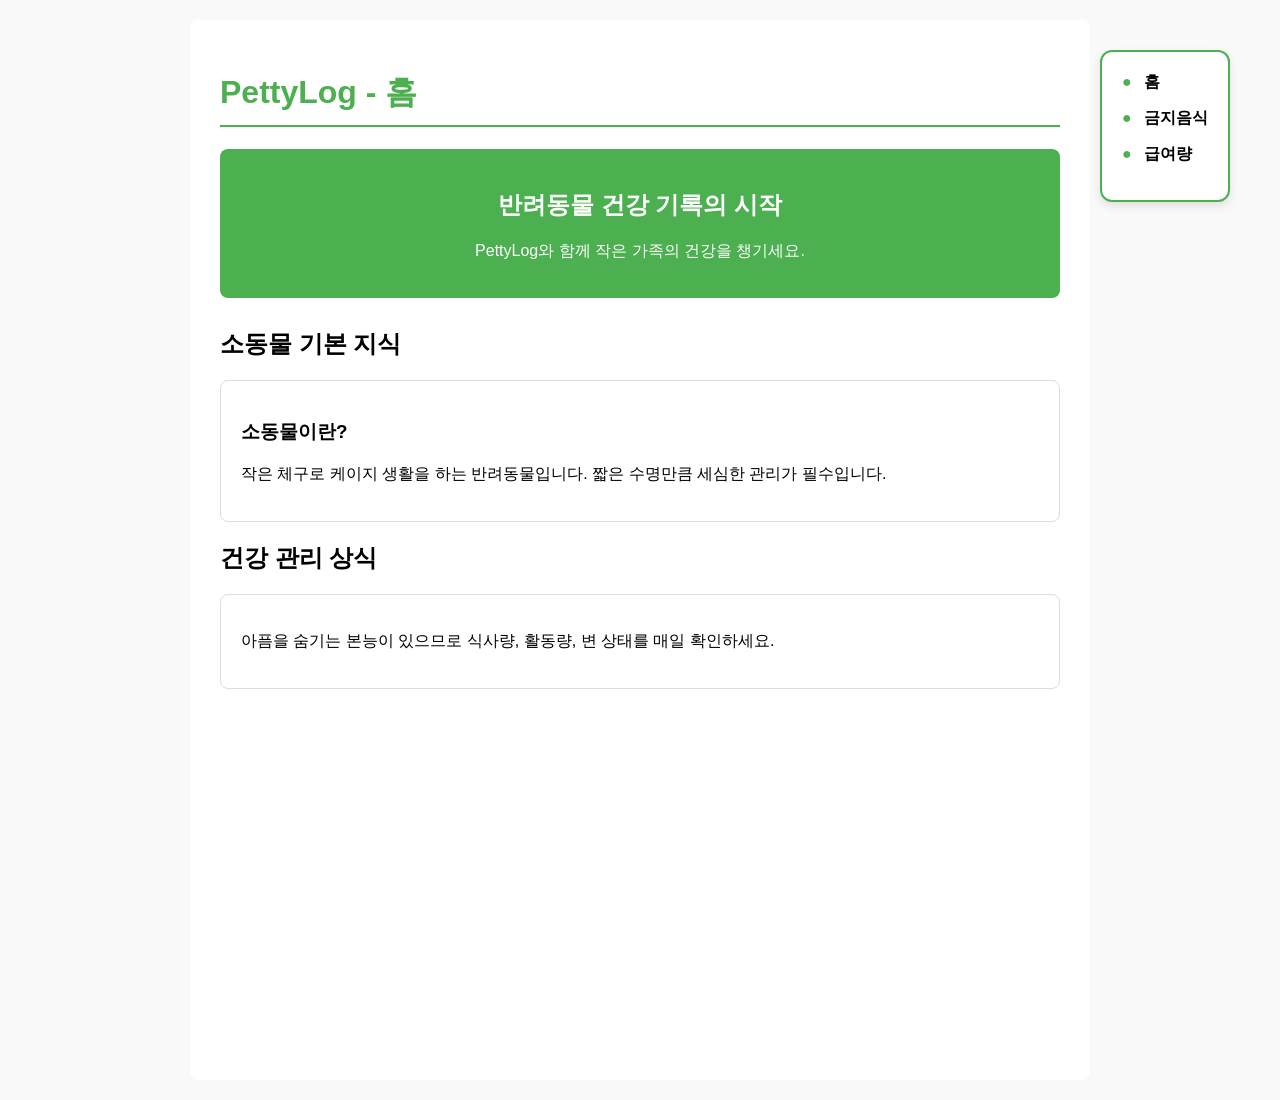
<file: index.html>
<!DOCTYPE html>
<html lang="ko">
<head>
    <meta charset="UTF-8">
    <title>PettyLog - 홈</title>
    <link rel="stylesheet" href="style.css">
</head>
<body>
    <nav class="side-menu">
        <a href="index.html">홈</a>
        <a href="noteat.html">금지음식</a>
        <a href="feeding.html">급여량</a>
    </nav>
    <nav class="mobile-menu">
        <a href="index.html">홈</a>
        <a href="noteat.html">금지음식</a>
        <a href="feeding.html">급여량</a>
    </nav>
    <main>
        <h1>PettyLog - 홈</h1>
        <div class="hero-box">
            <h2>반려동물 건강 기록의 시작</h2>
            <p>PettyLog와 함께 작은 가족의 건강을 챙기세요.</p>
        </div>
        <h2>소동물 기본 지식</h2>
        <div class="info-card">
            <h3>소동물이란?</h3>
            <p>작은 체구로 케이지 생활을 하는 반려동물입니다. 짧은 수명만큼 세심한 관리가 필수입니다.</p>
        </div>
        <h2>건강 관리 상식</h2>
        <div class="info-card">
            <p>아픔을 숨기는 본능이 있으므로 식사량, 활동량, 변 상태를 매일 확인하세요.</p>
        </div>
    </main>
</body>
</html>
</file>
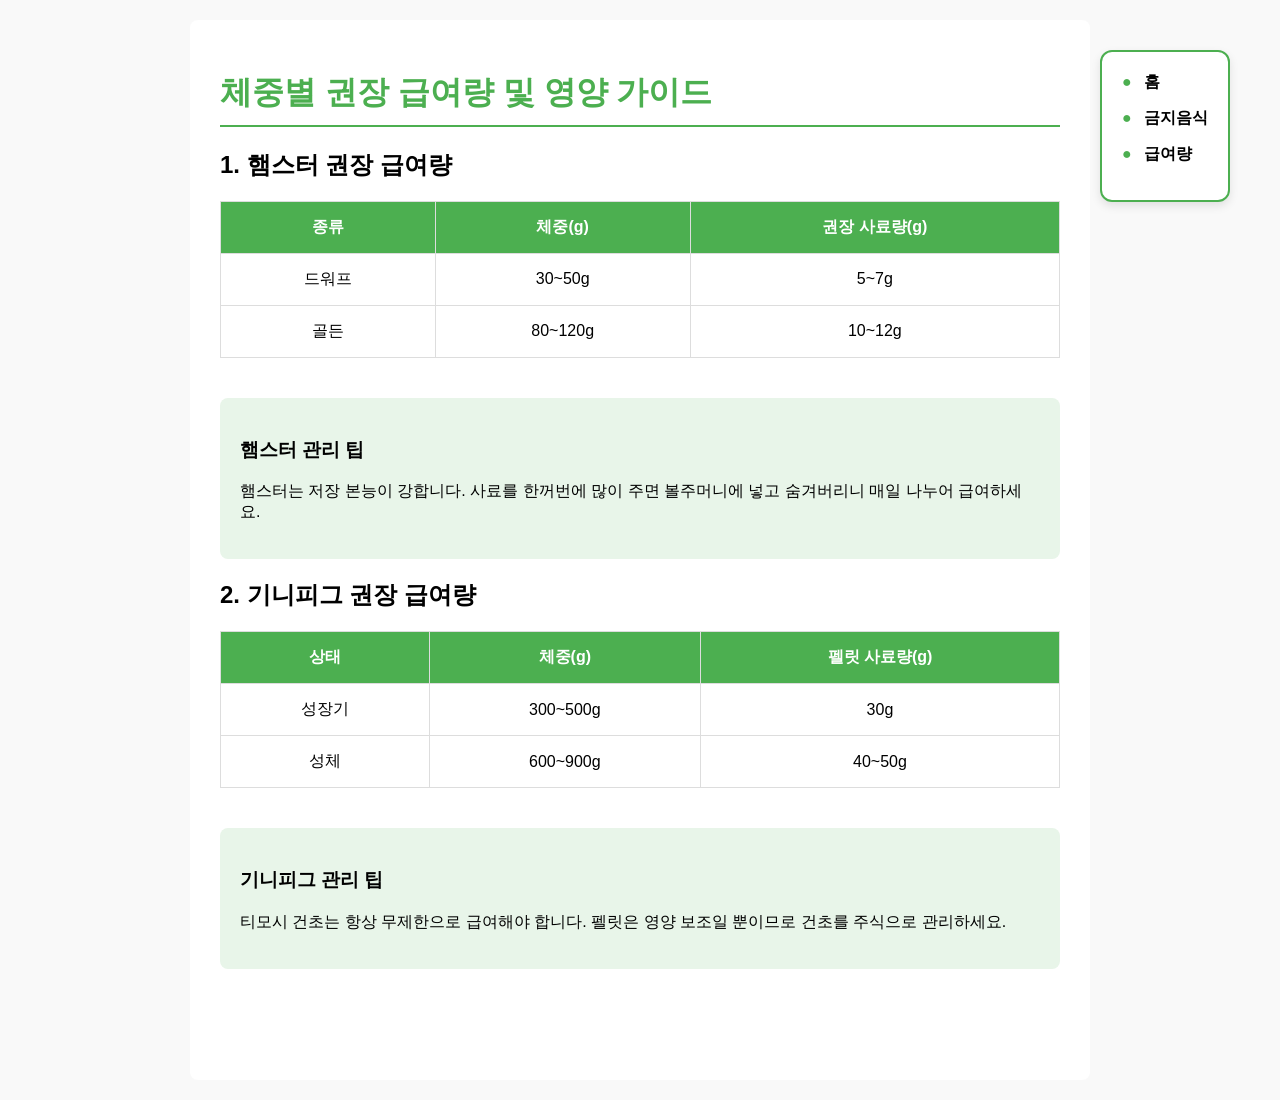
<file: feeding.html>
<!DOCTYPE html>
<html lang="ko">
<head>
    <meta charset="UTF-8">
    <title>급여량 - PettyLog</title>
    <link rel="stylesheet" href="style.css">
</head>
<body>
    <nav class="side-menu">
        <a href="index.html">홈</a>
        <a href="noteat.html">금지음식</a>
        <a href="feeding.html">급여량</a>
    </nav>
    <nav class="mobile-menu">
        <a href="home.html">홈</a>
        <a href="noteat.html">금지음식</a>
        <a href="feeding.html">급여량</a>
    </nav>
    <main>
        <h1>체중별 권장 급여량 및 영양 가이드</h1>
        <h2>1. 햄스터 권장 급여량</h2>
        <table>
            <tr><th>종류</th><th>체중(g)</th><th>권장 사료량(g)</th></tr>
            <tr><td>드워프</td><td>30~50g</td><td>5~7g</td></tr>
            <tr><td>골든</td><td>80~120g</td><td>10~12g</td></tr>
        </table>
        <div class="tips">
            <h3>햄스터 관리 팁</h3>
            <p>햄스터는 저장 본능이 강합니다. 사료를 한꺼번에 많이 주면 볼주머니에 넣고 숨겨버리니 매일 나누어 급여하세요.</p>
        </div>
        <h2>2. 기니피그 권장 급여량</h2>
        <table>
            <tr><th>상태</th><th>체중(g)</th><th>펠릿 사료량(g)</th></tr>
            <tr><td>성장기</td><td>300~500g</td><td>30g</td></tr>
            <tr><td>성체</td><td>600~900g</td><td>40~50g</td></tr>
        </table>
        <div class="tips">
            <h3>기니피그 관리 팁</h3>
            <p>티모시 건초는 항상 무제한으로 급여해야 합니다. 펠릿은 영양 보조일 뿐이므로 건초를 주식으로 관리하세요.</p>
        </div>
    </main>
</body>
</html>
</file>
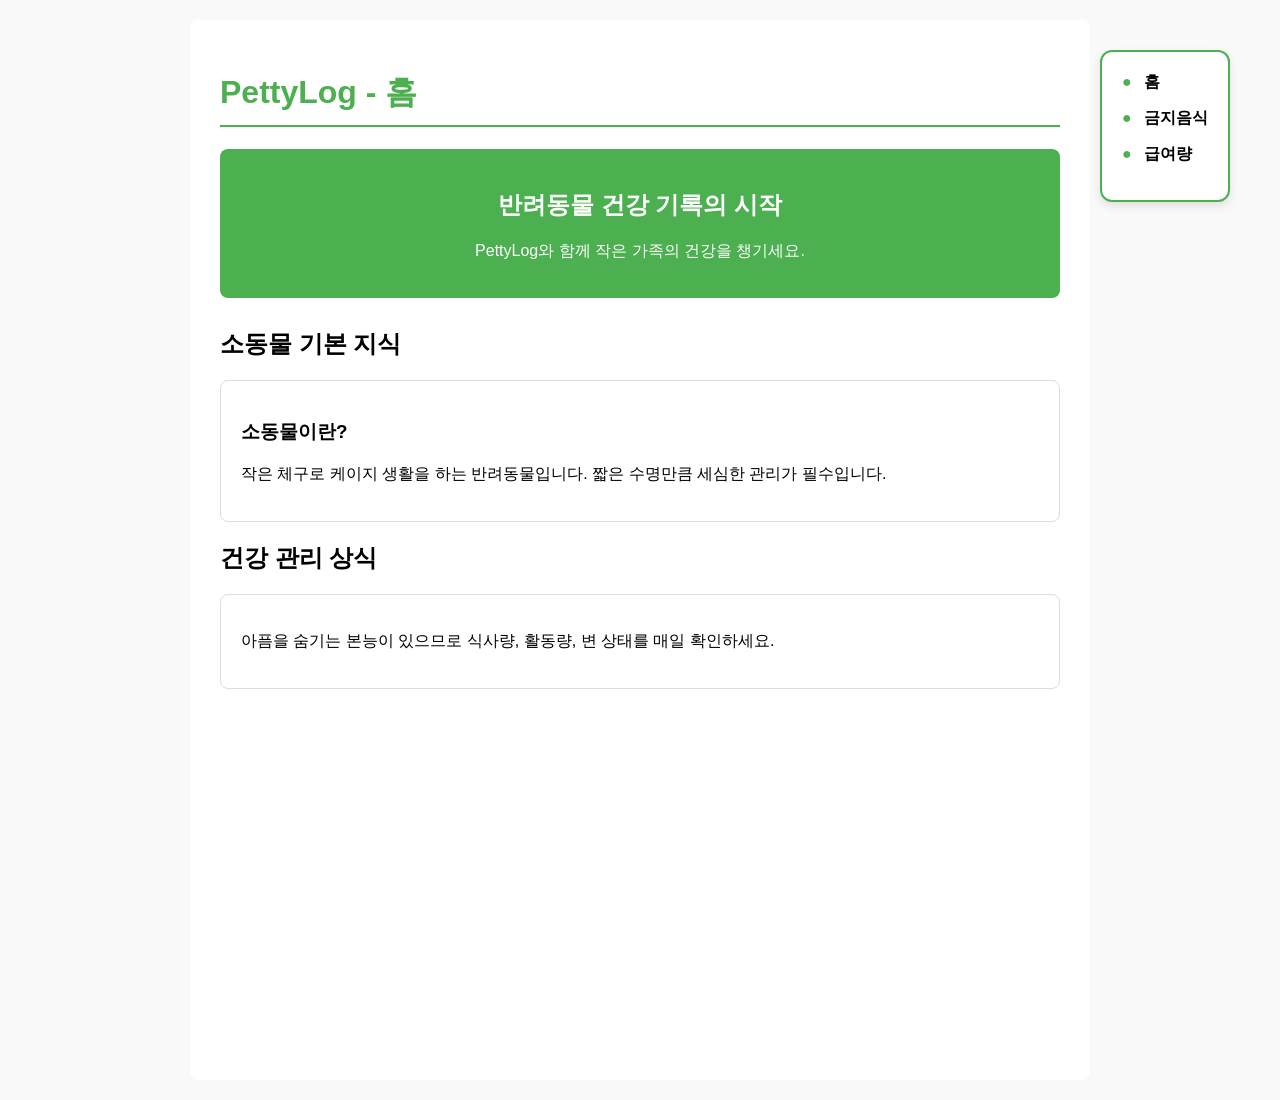
<file: home.html>
<!DOCTYPE html>
<html lang="ko">
<head>
    <meta charset="UTF-8">
    <title>PettyLog - 홈</title>
    <link rel="stylesheet" href="style.css">
</head>
<body>
    <nav class="side-menu">
        <a href="home.html">홈</a>
        <a href="noteat.html">금지음식</a>
        <a href="feeding.html">급여량</a>
    </nav>
    <nav class="mobile-menu">
        <a href="home.html">홈</a>
        <a href="noteat.html">금지음식</a>
        <a href="feeding.html">급여량</a>
    </nav>
    <main>
        <h1>PettyLog - 홈</h1>
        <div class="hero-box">
            <h2>반려동물 건강 기록의 시작</h2>
            <p>PettyLog와 함께 작은 가족의 건강을 챙기세요.</p>
        </div>
        <h2>소동물 기본 지식</h2>
        <div class="info-card">
            <h3>소동물이란?</h3>
            <p>작은 체구로 케이지 생활을 하는 반려동물입니다. 짧은 수명만큼 세심한 관리가 필수입니다.</p>
        </div>
        <h2>건강 관리 상식</h2>
        <div class="info-card">
            <p>아픔을 숨기는 본능이 있으므로 식사량, 활동량, 변 상태를 매일 확인하세요.</p>
        </div>
    </main>
</body>
</html>
</file>
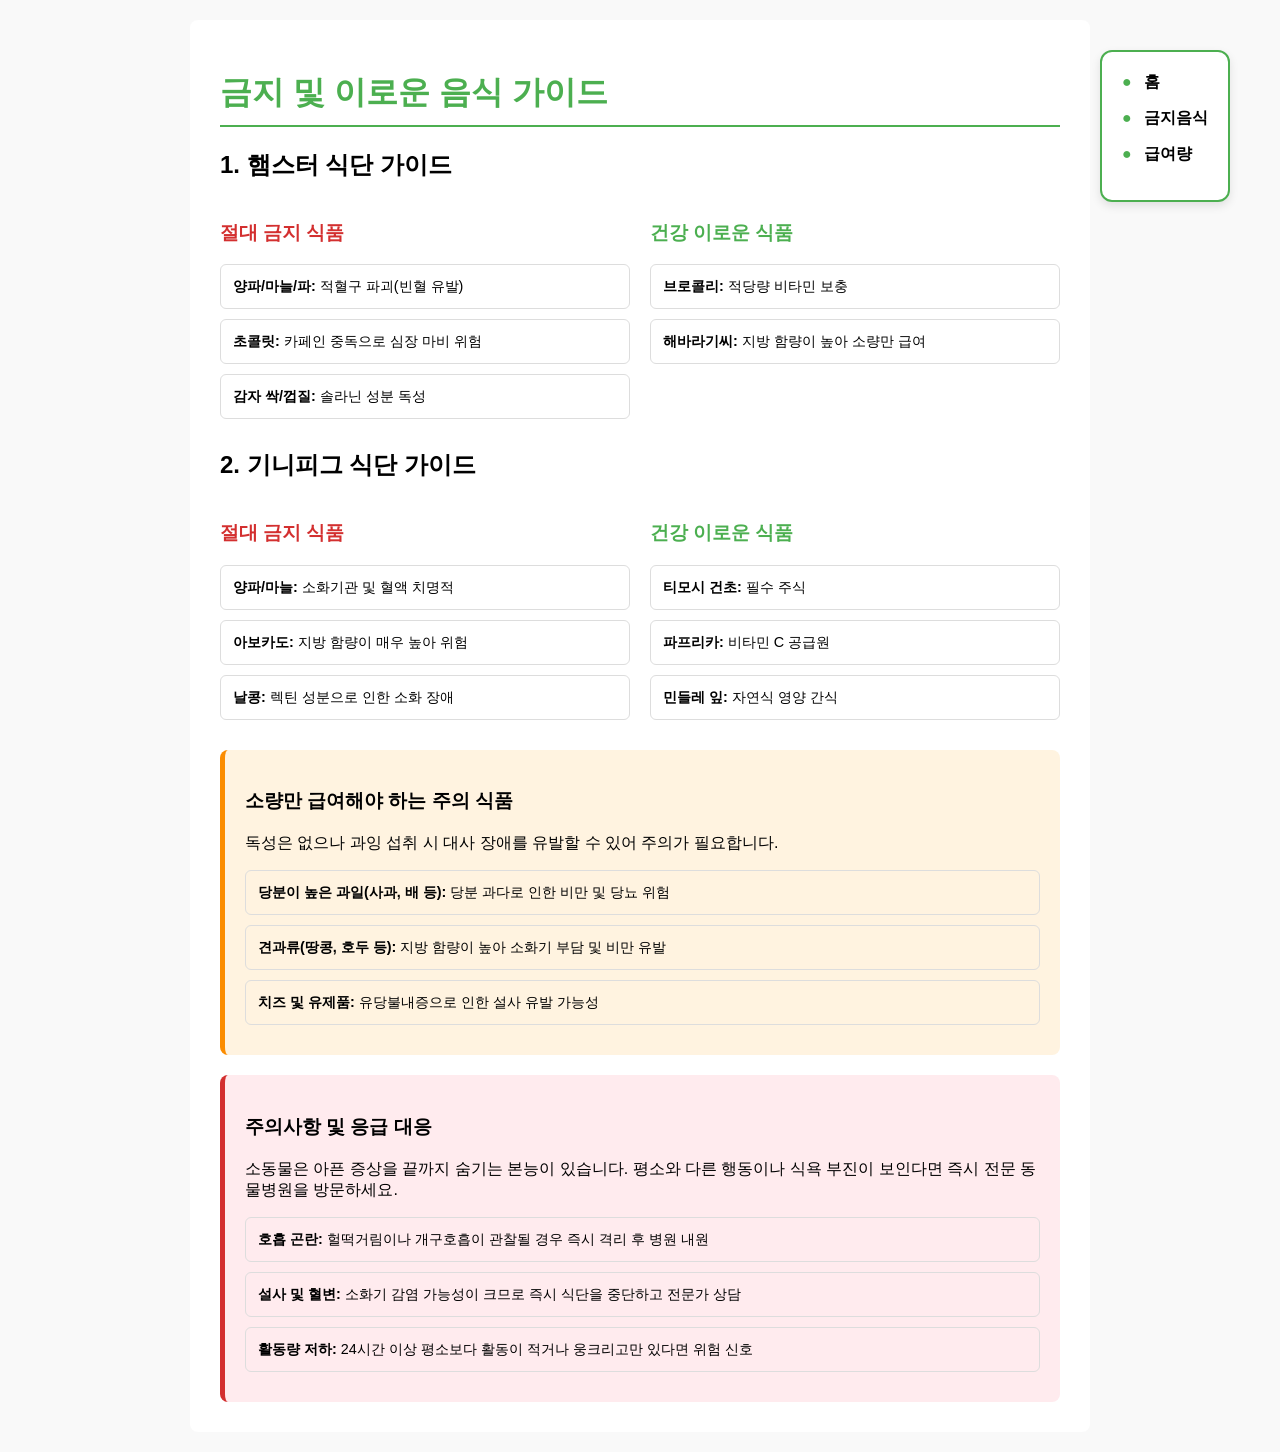
<file: noteat.html>
<!DOCTYPE html>
<html lang="ko">
<head>
    <meta charset="UTF-8">
    <title>금지 음식 - PettyLog</title>
    <link rel="stylesheet" href="style.css">
</head>
<body>
    <nav class="side-menu">
        <a href="index.html">홈</a>
        <a href="noteat.html">금지음식</a>
        <a href="feeding.html">급여량</a>
    </nav>
    <nav class="mobile-menu">
        <a href="home.html">홈</a>
        <a href="noteat.html">금지음식</a>
        <a href="feeding.html">급여량</a>
    </nav>
    <main>
        <h1>금지 및 이로운 음식 가이드</h1>
        <h2>1. 햄스터 식단 가이드</h2>
        <div class="container">
            <div class="section">
                <h3 style="color: #d32f2f;">절대 금지 식품</h3>
                <div class="item"><strong>양파/마늘/파:</strong> 적혈구 파괴(빈혈 유발)</div>
                <div class="item"><strong>초콜릿:</strong> 카페인 중독으로 심장 마비 위험</div>
                <div class="item"><strong>감자 싹/껍질:</strong> 솔라닌 성분 독성</div>
            </div>
            <div class="section">
                <h3 style="color: #4CAF50;">건강 이로운 식품</h3>
                <div class="item"><strong>브로콜리:</strong> 적당량 비타민 보충</div>
                <div class="item"><strong>해바라기씨:</strong> 지방 함량이 높아 소량만 급여</div>
            </div>
        </div>
        <h2>2. 기니피그 식단 가이드</h2>
        <div class="container">
            <div class="section">
                <h3 style="color: #d32f2f;">절대 금지 식품</h3>
                <div class="item"><strong>양파/마늘:</strong> 소화기관 및 혈액 치명적</div>
                <div class="item"><strong>아보카도:</strong> 지방 함량이 매우 높아 위험</div>
                <div class="item"><strong>날콩:</strong> 렉틴 성분으로 인한 소화 장애</div>
            </div>
            <div class="section">
                <h3 style="color: #4CAF50;">건강 이로운 식품</h3>
                <div class="item"><strong>티모시 건초:</strong> 필수 주식</div>
                <div class="item"><strong>파프리카:</strong> 비타민 C 공급원</div>
                <div class="item"><strong>민들레 잎:</strong> 자연식 영양 간식</div>
            </div>
        </div>
        <div class="caution-box">
            <h3>소량만 급여해야 하는 주의 식품</h3>
            <p>독성은 없으나 과잉 섭취 시 대사 장애를 유발할 수 있어 주의가 필요합니다.</p>
            <div class="item"><strong>당분이 높은 과일(사과, 배 등):</strong> 당분 과다로 인한 비만 및 당뇨 위험</div>
            <div class="item"><strong>견과류(땅콩, 호두 등):</strong> 지방 함량이 높아 소화기 부담 및 비만 유발</div>
            <div class="item"><strong>치즈 및 유제품:</strong> 유당불내증으로 인한 설사 유발 가능성</div>
        </div>
        <div class="warning-box">
            <h3>주의사항 및 응급 대응</h3>
            <p>소동물은 아픈 증상을 끝까지 숨기는 본능이 있습니다. 평소와 다른 행동이나 식욕 부진이 보인다면 즉시 전문 동물병원을 방문하세요.</p>
            <div class="item"><strong>호흡 곤란:</strong> 헐떡거림이나 개구호흡이 관찰될 경우 즉시 격리 후 병원 내원</div>
            <div class="item"><strong>설사 및 혈변:</strong> 소화기 감염 가능성이 크므로 즉시 식단을 중단하고 전문가 상담</div>
            <div class="item"><strong>활동량 저하:</strong> 24시간 이상 평소보다 활동이 적거나 웅크리고만 있다면 위험 신호</div>
        </div>
    </main>
</body>
</html>
</file>
<file: style.css>
body {
    font-family: 'Malgun Gothic', sans-serif;
    margin: 0;
    background-color: #f9f9f9;
    display: flex;
    justify-content: center;
    padding: 20px;
}

main {
    width: 840px;
    padding: 30px;
    background: white;
    border-radius: 8px;
    min-height: 1000px;
}

h1 {
    color: #4CAF50;
    border-bottom: 2px solid #4CAF50;
    padding-bottom: 10px;
}

.side-menu {
    position: fixed;
    top: 50px;
    right: 50px;
    background: white;
    padding: 20px;
    border: 2px solid #4CAF50;
    border-radius: 12px;
    box-shadow: 0 4px 10px rgba(0, 0, 0, 0.1);
    z-index: 1000;
}

.side-menu a {
    display: block;
    margin-bottom: 15px;
    text-decoration: none;
    color: black;
    font-weight: bold;
}

.side-menu a::before {
    content: "● ";
    color: #4CAF50;
    margin-right: 8px;
}

.mobile-menu {
    display: none;
}

.hero-box {
    background: #4CAF50;
    color: white;
    padding: 20px;
    border-radius: 8px;
    text-align: center;
    margin-bottom: 30px;
}

.info-card {
    background: white;
    padding: 20px;
    border-radius: 8px;
    border: 1px solid #ddd;
    margin-bottom: 20px;
}

.container {
    display: flex;
    gap: 20px;
    margin-top: 20px;
}

.section {
    flex: 1;
}

.item {
    border: 1px solid #ddd;
    padding: 12px;
    margin-bottom: 10px;
    border-radius: 6px;
    font-size: 0.9em;
}

.caution-box {
    background: #fff3e0;
    padding: 20px;
    border-radius: 8px;
    margin-top: 20px;
    border-left: 5px solid #fb8c00;
}

.warning-box {
    background: #ffebee;
    padding: 20px;
    border-radius: 8px;
    margin-top: 20px;
    border-left: 5px solid #d32f2f;
}

table {
    width: 100%;
    border-collapse: collapse;
    margin-top: 20px;
    margin-bottom: 40px;
}

th, td {
    border: 1px solid #ddd;
    padding: 15px;
    text-align: center;
}

th {
    background-color: #4CAF50;
    color: white;
}

.tips {
    background: #e8f5e9;
    padding: 20px;
    border-radius: 8px;
    margin-top: 20px;
}

@media (max-width: 768px) {
    .side-menu {
        display: none;
    }

    .mobile-menu {
        display: flex;
        justify-content: center;
        gap: 30px;
        background: white;
        padding: 15px;
        border-bottom: 2px solid #4CAF50;
        position: fixed;
        top: 0;
        left: 0;
        width: 100%;
        z-index: 1000;
    }

    .mobile-menu a {
        text-decoration: none;
        color: black;
        font-weight: bold;
    }

    body {
        padding-top: 60px;
    }
}
</file>
